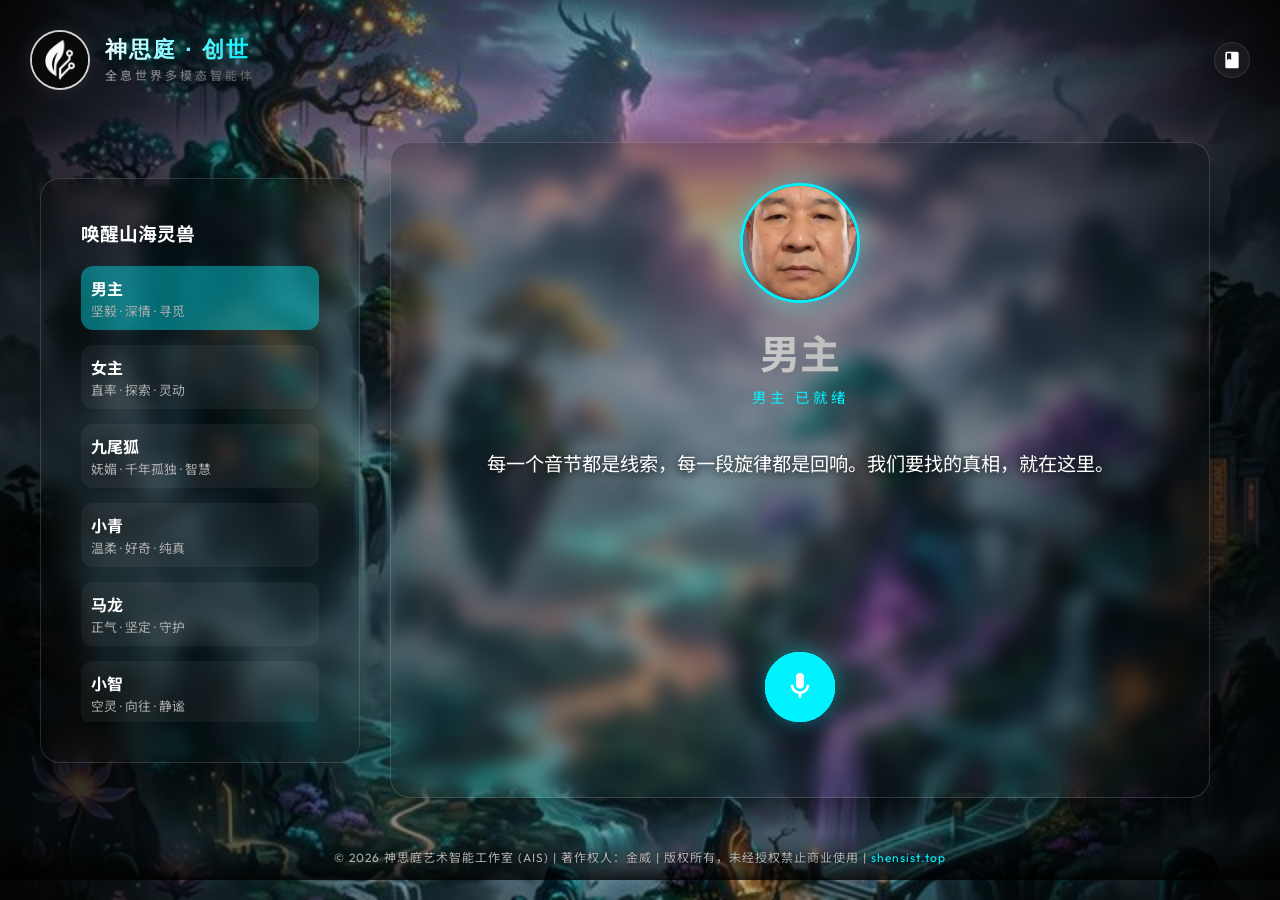
<file: index.html>
<!DOCTYPE html>
<html lang="zh-CN">
<head>
    <meta charset="UTF-8">
    <meta name="viewport" content="width=device-width, initial-scale=1.0">
    <title>神思庭 · 全息世界多模态智能体</title>
    <link rel="stylesheet" href="style.css">
    <!-- Google Fonts -->
    <link href="https://fonts.googleapis.com/css2?family=Outfit:wght@300;400;700&family=Noto+Sans+SC:wght@300;400;700&display=swap" rel="stylesheet">
</head>
<body class="theater-mode">
    <!-- AIS Logo & Theater Controls -->
    <div id="ais-top-bar">
        <a href="https://shensist.top/" target="_blank" class="logo-link">
            <div class="logo-section">
                <div class="logo-circle">
                    <img src="assets/logo_ts.webp" alt="AIS Logo" class="logo-img">
                </div>
                <div class="title-group">
                    <div class="logo-title">神思庭 · 创世</div>
                    <div class="logo-subtitle">全息世界多模态智能体</div>
                </div>
            </div>
        </a>
        <div id="top-bar-controls">
            <button id="toggle-archives" class="control-btn" title="查看档案">
                <svg viewBox="0 0 24 24" fill="currentColor" width="20" height="20">
                    <path d="M18 2H6c-1.1 0-2 .9-2 2v16c0 1.1.9 2 2 2h12c1.1 0 2-.9 2-2V4c0-1.1-.9-2-2-2zM6 4h5v8l-2.5-1.5L6 12V4z"/>
                </svg>
            </button>
        </div>
    </div>

    <!-- Background Theater Layer -->
    <div id="theater-stage">
        <!-- Background Video (Representing the Genesis MV) -->
        <div class="video-overlay"></div>
        <video id="bg-video" autoplay muted loop playsinline>
            <source src="https://assets.mixkit.co/videos/preview/mixkit-digital-animation-of-abstract-shapes-4414-large.mp4" type="video/mp4">
        </video>
    </div>

    <!-- Interactive Layer -->
    <main id="aui-container">
        <!-- Sidebar Actor Gallery (Moved to Left) -->
        <aside id="actor-gallery" class="glass-panel">
            <h3>唤醒山海灵兽</h3>
            <div id="actor-list">
                <!-- Data-driven actors will be injected here -->
            </div>
        </aside>

        <!-- Floating Interaction Panel -->
        <section id="main-interface" class="glass-panel">
            <div id="actor-portrait-container">
                <img id="actor-portrait" src="assets/（九尾狐）@mmmmmmmm1.foxqueenah.webp" alt="Actor Portrait" class="actor-portrait">
            </div>
            <div class="header">
                <h1 id="agent-name">神思庭 · AI山海造物主</h1>
                <p id="agent-status-text">全息频率已就绪</p>
            </div>

            <div id="response-area">
                <p id="agent-text">欢迎来到全息世界。在这里，传说不再是故纸堆里的文字。</p>
            </div>

            <div class="interaction-footer">
                <div id="voice-trigger" class="pulse-container">
                    <div class="ring"></div>
                    <div class="ring"></div>
                    <div class="ring"></div>
                    <button id="listen-btn" title="点击开始对话">
                        <svg viewBox="0 0 24 24" fill="white" width="32" height="32">
                            <path d="M12 14c1.66 0 3-1.34 3-3V5c0-1.66-1.34-3-3-3S9 3.34 9 5v6c0 1.66 1.34 3 3 3z"/>
                            <path d="M17 11c0 2.76-2.24 5-5 5s-5-2.24-5-5H5c0 3.53 2.61 6.43 6 6.92V21h2v-3.08c3.39-.49 6-3.39 6-6.92h-2z"/>
                        </svg>
                    </button>
                </div>
            </div>
        </section>

        <!-- Lingjing Archives Panel (Hidden by default) -->
        <div id="archives-panel" class="glass-panel side-panel">
            <div class="panel-header">
                <h2>灵境档案</h2>
                <div class="header-actions">
                    <button id="toggle-fullscreen" class="panel-btn" title="全屏查看">
                        <svg viewBox="0 0 24 24" fill="currentColor" width="18" height="18">
                            <path d="M7 14H5v5h5v-2H7v-3zm-2-4h2V7h3V5H5v5zm12 7h-3v2h5v-5h-2v3zM14 5v2h3v3h2V5h-5z"/>
                        </svg>
                    </button>
                    <button id="toggle-archives-btn" class="panel-btn archives-opener-icon" title="查看档案">
                         <svg viewBox="0 0 24 24" fill="currentColor" width="18" height="18">
                            <path d="M18 2H6c-1.1 0-2 .9-2 2v16c0 1.1.9 2 2 2h12c1.1 0 2-.9 2-2V4c0-1.1-.9-2-2-2zM6 4h5v8l-2.5-1.5L6 12V4z"/>
                        </svg>
                    </button>
                    <button id="close-archives" class="panel-btn" title="关闭">✕</button>
                </div>
            </div>
            <div class="tabs">
                <button class="tab-btn active" data-tab="lyrics">歌词</button>
                <button class="tab-btn" data-tab="novel">小说</button>
                <button class="tab-btn" data-tab="music">音乐</button>
                <button class="tab-btn" data-tab="video">视频</button>
            </div>
            <div class="tab-content">
                <div id="content-lyrics" class="content-view active">正在加载档案频率...</div>
                <div id="content-novel" class="content-view">正在读取山海经脉...</div>
                <div id="content-music" class="content-view">
                    <div class="music-module-container">
                        <div id="music-list" class="music-list">
                            <!-- Tracks will be injected here -->
                        </div>
                        <div class="music-player-widget">
                            <div class="progress-bar-container">
                                <span id="current-time" class="time-label">00:00</span>
                                <input type="range" id="music-progress" value="0" step="0.1" class="progress-slider">
                                <span id="total-time" class="time-label">00:00</span>
                            </div>
                            <div class="player-controls-compact">
                                <button id="music-stop" class="player-btn" title="停止">
                                    <svg viewBox="0 0 24 24" fill="currentColor" width="20" height="20"><rect x="6" y="6" width="12" height="12"/></svg>
                                </button>
                                <button id="music-play" class="player-btn large" title="播放">
                                    <svg viewBox="0 0 24 24" fill="currentColor" width="24" height="24"><path d="M8 5v14l11-7z"/></svg>
                                </button>
                                <button id="music-pause" class="player-btn large" title="暂停" style="display:none;">
                                    <svg viewBox="0 0 24 24" fill="currentColor" width="24" height="24"><path d="M6 19h4V5H6v14zm8-14v14h4V5h-4z"/></svg>
                                </button>
                                <button id="music-next" class="player-btn" title="下一曲">
                                    <svg viewBox="0 0 24 24" fill="currentColor" width="20" height="20"><path d="M6 18l8.5-6L6 6v12zM16 6v12h2V6h-2z"/></svg>
                                </button>
                            </div>
                        </div>
                    </div>
                </div>
                <div id="content-video" class="content-view">正在同步灵境剧院...</div>
            </div>
        </div>
    </main>

    <!-- Global Music Player (The Official Soundtrack) -->
    <audio id="mv-audio">
        <source src="assets/shensist_genesis_mv.mp3" type="audio/mp3">
    </audio>

    <!-- Copyright Footer -->
    <footer>
        <p>© 2026 神思庭艺术智能工作室 (AIS) | 著作权人：金威 | 版权所有，未经授权禁止商业使用 | <a href="https://shensist.top/" target="_blank">shensist.top</a></p>
    </footer>

    <!-- Scripts -->
    <script src="assets/database.js"></script>
    <script src="script.js"></script>
</body>
</html>
</file>
<file: style.css>
/**
 * © 2026 神思庭艺术智能工作室 (AIS) | 著作权人：金威
 * 版权所有，未经授权禁止商业使用 | shensist.top
 */
:root {
    --bg-color: #050505;
    --accent-color: #00f2ff;
    --accent-glow: rgba(0, 242, 255, 0.4);
    --glass-bg: rgba(255, 255, 255, 0.05);
    --glass-border: rgba(255, 255, 255, 0.1);
    --text-primary: #ffffff;
    --text-secondary: #b0b0b0;
    --font-main: 'Outfit', 'Noto Sans SC', sans-serif;
}

* {
    margin: 0;
    padding: 0;
    box-sizing: border-box;
}

body {
    background-color: var(--bg-color);
    color: var(--text-primary);
    font-family: var(--font-main);
    overflow: hidden;
    height: 100vh;
}

/* Background Theater */
#theater-stage {
    position: fixed;
    top: 0;
    left: 0;
    width: 100%;
    height: 100%;
    z-index: -1;
    background-image: url('assets/shanhai_bg.png');
    background-size: cover;
    background-position: center;
    background-repeat: no-repeat;
}

#bg-video {
    width: 100%;
    height: 100%;
    object-fit: cover;
    filter: brightness(0.35) saturate(1.2) contrast(1.1);
    opacity: 0.5; 
    transition: opacity 0.5s;
}

.video-overlay {
    position: absolute;
    top: 0;
    left: 0;
    width: 100%;
    height: 100%;
    background: radial-gradient(circle, transparent 40%, var(--bg-color) 100%);
    pointer-events: none;
}

/* Top Bar & Controls */
#ais-top-bar {
    position: fixed;
    top: 30px;
    left: 30px;
    right: 30px;
    display: flex;
    justify-content: space-between;
    align-items: center;
    z-index: 100;
}

.logo-link {
    text-decoration: none;
    color: inherit;
    display: inline-block;
    transition: transform 0.3s cubic-bezier(0.175, 0.885, 0.32, 1.275);
}

.logo-link:hover {
    transform: scale(1.05);
}

.logo-section {
    display: flex;
    align-items: center;
    gap: 15px;
}

.title-group {
    display: flex;
    flex-direction: column;
    justify-content: center;
    gap: 2px;
}

.logo-title {
    font-size: 1.4rem;
    font-weight: 800;
    color: white;
    letter-spacing: 2px;
    background: linear-gradient(90deg, #fff, var(--accent-color));
    -webkit-background-clip: text;
    background-clip: text;
    -webkit-text-fill-color: transparent;
    text-shadow: 0 0 20px rgba(0, 243, 255, 0.2);
    font-family: 'Inter', sans-serif;
    line-height: 1.2;
}

.logo-subtitle {
    font-size: 0.75rem;
    font-weight: 500;
    color: var(--text-secondary);
    letter-spacing: 3px;
    text-transform: uppercase;
    opacity: 0.8;
    background: linear-gradient(90deg, var(--text-secondary), #666);
    -webkit-background-clip: text;
    background-clip: text;
    -webkit-text-fill-color: transparent;
}

.logo-circle {
    width: 60px;
    height: 60px;
    aspect-ratio: 1 / 1 !important;
    flex-shrink: 0 !important;
    border-radius: 50%;
    border: 2px solid rgba(255, 255, 255, 0.8);
    display: flex;
    align-items: center;
    justify-content: center;
    background: var(--glass-bg);
    backdrop-filter: blur(10px);
    box-shadow: 0 0 20px rgba(255, 255, 255, 0.1);
    overflow: hidden;
    transition: transform 0.3s cubic-bezier(0.175, 0.885, 0.32, 1.275);
}

.logo-img {
    width: 100% !important;
    height: 100% !important;
    object-fit: cover !important;
    display: block !important;
}

.logo-img {
    width: 100%;
    height: 100%;
    object-fit: cover;
}

#actor-portrait-container {
    width: 120px;
    height: 120px;
    margin: 0 auto 20px;
    border-radius: 50%;
    border: 3px solid var(--accent-color);
    overflow: hidden;
    box-shadow: 0 0 30px var(--accent-glow);
    background: rgba(0,0,0,0.5);
}

.actor-portrait {
    width: 100%;
    height: 100%;
    object-fit: cover;
    transition: transform 0.5s;
}

#main-interface:hover .actor-portrait {
    transform: scale(1.1);
}

#top-bar-controls {
    display: flex;
    gap: 15px;
}

.control-btn {
    width: 45px;
    height: 45px;
    border-radius: 50%;
    background: var(--glass-bg);
    border: 1px solid var(--glass-border);
    color: white;
    cursor: pointer;
    display: flex;
    align-items: center;
    justify-content: center;
    backdrop-filter: blur(10px);
    transition: all 0.3s;
}

.control-btn:hover {
    background: rgba(255, 255, 255, 0.15);
    border-color: var(--accent-color);
    color: var(--accent-color);
}

.player-controls {
    display: flex;
    align-items: center;
    gap: 15px;
    background: var(--glass-bg);
    padding: 8px 15px;
    border-radius: 50px;
    border: 1px solid var(--glass-border);
    backdrop-filter: blur(20px);
    box-shadow: 0 4px 15px rgba(0,0,0,0.3);
}

.main-controls {
    display: flex;
    gap: 12px;
    align-items: center;
    border-left: 1px solid rgba(255,255,255,0.1);
    padding-left: 12px;
}

.control-btn {
    background: rgba(255, 255, 255, 0.05);
    border: 1px solid rgba(255, 255, 255, 0.1);
    color: white;
    width: 36px;
    height: 36px;
    border-radius: 50%;
    display: flex;
    align-items: center;
    justify-content: center;
    cursor: pointer;
    transition: all 0.3s cubic-bezier(0.175, 0.885, 0.32, 1.275);
}

.control-btn:hover {
    background: var(--accent-color);
    border-color: var(--accent-color);
    transform: scale(1.15);
    box-shadow: 0 0 15px var(--accent-glow);
}

.control-btn:active {
    transform: scale(0.95);
}

.icon-btn {
    background: none;
    border: none;
    color: var(--text-secondary);
    cursor: pointer;
    display: flex;
    align-items: center;
    transition: color 0.3s;
}

.icon-btn:hover {
    color: white;
}

.control-select {
    background: none;
    border: none;
    color: var(--text-primary);
    font-family: var(--font-main);
    font-size: 0.85rem;
    cursor: pointer;
    outline: none;
    width: 100%;
}

.control-select option {
    background: #111;
}

.progress-container {
    display: flex;
    align-items: center;
    gap: 10px;
    width: 100%;
}

.time-label {
    font-size: 0.75rem;
    color: var(--text-secondary);
    min-width: 35px;
}

.progress-slider {
    flex: 1;
    height: 4px;
    -webkit-appearance: none;
    appearance: none;
    background: rgba(255,255,255,0.1);
    border-radius: 2px;
    outline: none;
    cursor: pointer;
}

.progress-slider::-webkit-slider-thumb {
    -webkit-appearance: none;
    width: 12px;
    height: 12px;
    background: var(--accent-color);
    border-radius: 50%;
    box-shadow: 0 0 10px var(--accent-glow);
}

.logo-text {
    font-weight: 700;
    letter-spacing: 2px;
    font-size: 1.2rem;
}

/* Main AUI Container - Unified Adaptive Grid */
#aui-container {
    display: grid;
    grid-template-columns: 320px 1fr 0px; /* Sidebar, Main, Archives (initially 0) */
    align-items: center;
    height: 100vh;
    padding: 100px 40px 60px; /* Top padding for top bar, bottom for footer */
    gap: 30px;
    width: 100%;
    transition: grid-template-columns 0.6s cubic-bezier(0.19, 1, 0.22, 1);
}

body.archives-open #aui-container {
    grid-template-columns: 300px 1fr 400px; /* Reflow to make space for archives */
}

#content-lyrics {
    text-align: center;
    line-height: 2;
    font-size: 1.15rem;
    white-space: pre-wrap;
    padding: 20px 40px;
    color: #fff;
    text-shadow: 0 2px 15px rgba(0,0,0,0.9);
}

#content-novel {
    line-height: 2;
    color: #eee;
    white-space: pre-wrap;
    padding: 40px;
    text-align: center;
    max-width: 900px;
    margin: 0 auto;
    text-shadow: 0 2px 15px rgba(0,0,0,0.9);
}

#content-theater {
    display: flex;
    flex-wrap: wrap;
    gap: 20px;
    justify-content: center;
    padding: 20px;
}

.theater-item {
    flex: 1;
    min-width: 400px;
    max-width: 48%;
    background: rgba(0,0,0,0.3);
    border-radius: 12px;
    padding: 15px;
    border: 1px solid var(--glass-border);
}

#archives-panel.fullscreen .theater-item {
    max-width: 45%;
}

@media (max-width: 1000px) {
    .theater-item {
        max-width: 100%;
        min-width: 100%;
    }
}

.glass-panel {
    background: rgba(0, 0, 0, 0.35); /* 降低透明度，让背景更可见 */
    backdrop-filter: blur(10px); /* 适度降低模糊度 */
    border: 1px solid rgba(255,255,255,0.15);
    border-radius: 20px;
    padding: 40px;
    box-shadow: 0 20px 80px rgba(0,0,0,0.8);
}

#response-area p {
    text-shadow: 0 2px 10px rgba(0,0,0,1); /* 增强文字阴影确保在透明背景下清晰 */
}

#main-interface {
    width: 100%;
    max-width: 900px;
    margin: 0 auto;
    text-align: center;
    display: flex;
    flex-direction: column;
    justify-content: center;
}

#actor-gallery {
    width: 100%;
    max-width: 320px;
    height: 65vh;
    display: flex;
    flex-direction: column;
}

/* Typography */
h1 {
    font-size: 2.5rem;
    font-weight: 700;
    margin-bottom: 5px;
    background: linear-gradient(90deg, #fff, #888);
    -webkit-background-clip: text;
    background-clip: text;
    -webkit-text-fill-color: transparent;
}

#agent-status-text {
    color: var(--accent-color);
    font-size: 0.9rem;
    letter-spacing: 4px;
    text-transform: uppercase;
    margin-bottom: 40px;
}

#response-area {
    min-height: 150px;
    margin-bottom: 40px;
    font-size: 1.2rem;
    line-height: 1.8;
}

/* Voice Interaction */
.pulse-container {
    position: relative;
    width: 100px;
    height: 100px;
    margin: 0 auto 20px;
}

#listen-btn {
    position: absolute;
    top: 50%;
    left: 50%;
    transform: translate(-50%, -50%);
    width: 70px;
    height: 70px;
    border-radius: 50%;
    background: var(--accent-color);
    border: none;
    cursor: pointer;
    z-index: 10;
    box-shadow: 0 0 20px var(--accent-glow);
    transition: transform 0.3s;
}

#listen-btn:hover {
    transform: translate(-50%, -50%) scale(1.1);
}

#listen-btn.listening {
    background: #ff0055;
    box-shadow: 0 0 30px rgba(255, 0, 85, 0.5);
}

.ring {
    position: absolute;
    top: 50%;
    left: 50%;
    transform: translate(-50%, -50%);
    width: 70px;
    height: 70px;
    border-radius: 50%;
    border: 2px solid var(--accent-color);
    animation: pulse 2s infinite;
}

.ring:nth-child(2) { animation-delay: 0.5s; }
.ring:nth-child(3) { animation-delay: 1s; }

@keyframes pulse {
    0% { transform: translate(-50%, -50%) scale(1); opacity: 1; }
    100% { transform: translate(-50%, -50%) scale(2.5); opacity: 0; }
}

#listening-text {
    opacity: 0;
    transition: opacity 0.3s;
    font-size: 0.8rem;
    color: var(--text-secondary);
}

#listen-btn.listening + #listening-text {
    opacity: 1;
}

/* Actor Gallery */
#actor-list {
    margin-top: 20px;
    overflow-y: auto;
    display: flex;
    flex-direction: column;
    gap: 15px;
    max-height: calc(60vh - 80px);
}

/* Adaptive Archives Panel */
.side-panel {
    background: rgba(0, 0, 0, 0.85);
    backdrop-filter: blur(40px);
    border-left: 1px solid var(--glass-border);
    transition: transform 0.6s cubic-bezier(0.19, 1, 0.22, 1);
}

#archives-panel {
    grid-column: 3;
    width: 100%;
    height: 100%;
    display: flex;
    flex-direction: column;
    opacity: 0;
    pointer-events: none;
    transform: translateX(30px);
    transition: all 0.6s cubic-bezier(0.19, 1, 0.22, 1);
    visibility: hidden;
    overflow: hidden;
    background: rgba(0, 0, 0, 0.85); /* 确保背景在桌面也有效 */
    backdrop-filter: blur(40px);
    border-left: 1px solid var(--glass-border);
    z-index: 100;
}

#archives-panel.open {
    opacity: 1 !important;
    pointer-events: auto !important;
    transform: translateX(0) !important;
    visibility: visible !important;
}

#archives-panel.fullscreen {
    position: fixed;
    top: 30px;
    right: 30px;
    left: 30px;
    bottom: 30px;
    width: auto;
    height: auto;
    z-index: 2000; /* Ensure it stays above everything */
}

.panel-header {
    display: flex;
    justify-content: space-between;
    align-items: center;
    margin-bottom: 20px;
}

.header-actions {
    display: flex;
    gap: 10px;
}

.panel-btn {
    background: rgba(255,255,255,0.05);
    border: none;
    color: white;
    padding: 8px;
    border-radius: 8px;
    cursor: pointer;
    transition: all 0.3s;
    display: flex;
    align-items: center;
    justify-content: center;
}

.panel-btn:hover {
    background: rgba(255,255,255,0.15);
}

.panel-header h2 {
    font-size: 1.5rem;
    color: var(--accent-color);
}

#close-archives {
    background: none;
    border: none;
    color: white;
    font-size: 1.5rem;
    cursor: pointer;
    opacity: 0.6;
}

#close-archives:hover { opacity: 1; }

.tabs {
    display: flex;
    gap: 10px;
    margin-bottom: 20px;
    border-bottom: 1px solid var(--glass-border);
    padding-bottom: 10px;
}

.tab-btn {
    background: none;
    border: none;
    color: var(--text-secondary);
    font-size: 1rem;
    cursor: pointer;
    padding: 5px 10px;
    transition: all 0.3s;
}

.tab-btn.active {
    color: var(--accent-color);
    border-bottom: 2px solid var(--accent-color);
}

.tab-content {
    flex: 1;
    overflow-y: auto;
    padding-right: 10px;
}

.content-view {
    display: none;
    font-size: 1rem;
    line-height: 2;
    color: #eee;
    white-space: pre-wrap;
    text-align: justify;
}

.content-view.active {
    display: block;
}

/* Music Module Styling */
.music-module-container {
    padding: 20px;
    display: flex;
    flex-direction: column;
    gap: 30px;
    height: 100%;
}

.music-list {
    display: flex;
    flex-direction: column;
    gap: 15px;
    max-height: 300px;
    overflow-y: auto;
    padding-right: 10px;
}

.music-item {
    background: rgba(255, 255, 255, 0.05);
    border: 1px solid var(--glass-border);
    border-radius: 12px;
    padding: 15px 20px;
    cursor: pointer;
    transition: all 0.3s;
    display: flex;
    justify-content: space-between;
    align-items: center;
}

.music-item:hover {
    background: rgba(255, 255, 255, 0.1);
    border-color: var(--accent-color);
    transform: translateX(5px);
}

.music-item.active {
    background: var(--accent-glow);
    border-color: var(--accent-color);
}

.music-item-info {
    display: flex;
    flex-direction: column;
    gap: 5px;
}

.music-item-name {
    font-weight: 700;
    color: white;
}

.music-item-meta {
    font-size: 0.8rem;
    color: var(--text-secondary);
}

.music-player-widget {
    background: rgba(0, 0, 0, 0.4);
    border-radius: 20px;
    padding: 25px;
    border: 1px solid var(--glass-border);
    backdrop-filter: blur(20px);
}

.player-controls-compact {
    display: flex;
    justify-content: center;
    align-items: center;
    gap: 25px;
    margin-top: 20px;
}

.player-btn {
    background: rgba(255, 255, 255, 0.1);
    border: 1px solid rgba(255, 255, 255, 0.2);
    color: white;
    width: 45px;
    height: 45px;
    border-radius: 50%;
    display: flex;
    align-items: center;
    justify-content: center;
    cursor: pointer;
    transition: all 0.3s cubic-bezier(0.175, 0.885, 0.32, 1.275);
}

.player-btn.large {
    width: 60px;
    height: 60px;
    background: var(--accent-color);
    border-color: var(--accent-color);
    color: black;
    box-shadow: 0 0 20px var(--accent-glow);
}

.player-btn:hover {
    transform: scale(1.1);
    background: rgba(255, 255, 255, 0.2);
}

.player-btn.large:hover {
    box-shadow: 0 0 30px var(--accent-glow);
    background: white;
}

.progress-bar-container {
    display: flex;
    align-items: center;
    gap: 15px;
}

.actor-item {
    border: none;
    color: white;
    padding: 10px;
    border-radius: 12px;
    cursor: pointer;
    transition: all 0.3s;
    background: rgba(255, 255, 255, 0.05);
}

.actor-item:hover {
    background: rgba(255,255,255,0.08);
    border-color: var(--accent-color);
}

.actor-item.active {
    background: var(--accent-glow);
    border-color: var(--accent-color);
}

.actor-name {
    font-weight: 700;
    display: block;
}

.actor-trait {
    font-size: 0.8rem;
    color: var(--text-secondary);
}

/* Theater View */
.theater-item {
    margin-bottom: 30px;
}

.theater-item h4 {
    margin-bottom: 10px;
    color: var(--text-primary);
    font-size: 0.9rem;
}

.video-frame {
    width: 100%;
    height: 200px; /* Fixed height for preview feel */
    border-radius: 12px;
    border: 1px solid var(--glass-border);
    background: #000;
}

/* Footer */
footer {
    position: fixed;
    bottom: 20px;
    width: 100%;
    text-align: center;
    font-size: 0.75rem;
    color: var(--text-secondary);
    letter-spacing: 1px;
    background: linear-gradient(to top, rgba(0,0,0,0.8), transparent);
    padding: 15px 10px;
    z-index: 50;
    pointer-events: none;
}

footer p {
    text-shadow: 0 1px 5px rgba(0,0,0,0.8);
}

footer a { 
    color: var(--accent-color); 
    text-decoration: none; 
    pointer-events: auto;
}

/* Mobile Responsiveness */
@media (max-width: 1100px) {
    #ais-top-bar {
        top: 20px;
        left: 20px;
        right: 20px;
    }

    #listen-btn {
        position: fixed;
        bottom: 30px;
        left: 50%;
        transform: translateX(-50%);
        width: 80px;
        height: 80px;
        z-index: 9999;
    }

    .logo-circle {
        width: 60px;
        height: 60px;
    }

    .logo-title {
        font-size: 1.2rem;
    }

    #aui-container {
        display: flex;
        flex-direction: column;
        padding-top: 140px;
        padding-bottom: 120px;
        overflow-y: auto;
        -webkit-overflow-scrolling: touch;
        gap: 30px;
        height: 100vh;
        width: 100%;
    }

    body.archives-open #aui-container {
        display: flex; /* Disable grid on mobile */
    }

    #actor-gallery {
        max-width: 100%;
        height: auto;
        order: 2;
        padding: 20px;
    }

    #actor-list {
        flex-direction: row;
        overflow-x: auto;
        overflow-y: hidden;
        padding-bottom: 20px;
        max-height: none;
        gap: 15px;
    }

    .actor-item {
        min-width: 140px;
        text-align: center;
        flex-shrink: 0;
    }

    #main-interface {
        max-width: 100%;
        order: 1;
        padding: 20px;
        height: auto;
    }

    #archives-panel {
        position: fixed !important;
        top: 0 !important;
        left: 0 !important;
        right: 0 !important;
        bottom: 0 !important;
        width: 100% !important;
        height: 100% !important;
        border-radius: 0 !important;
        z-index: 2000 !important;
        transform: translateY(100%) !important;
        opacity: 0 !important;
        visibility: hidden !important;
        pointer-events: none !important;
        background: rgba(0,0,0,0.98) !important;
    }

    #archives-panel.open {
        transform: translateY(0) !important;
        opacity: 1 !important;
        visibility: visible !important;
        pointer-events: auto !important;
    }

    .theater-item {
        min-width: 100%;
    }
    
    footer {
        position: relative;
        bottom: 0;
    }
}

@media (max-width: 600px) {
    #ais-top-bar {
        position: fixed;
        flex-direction: column !important;
        align-items: center !important;
        padding: 10px !important;
        gap: 8px !important;
        top: 0 !important;
        left: 0 !important;
        right: 0 !important;
        width: 100% !important;
        background: linear-gradient(to bottom, var(--bg-color) 90%, transparent);
        z-index: 1000 !important;
    }

    .logo-link {
        width: auto !important;
        display: block !important;
    }

    .logo-section {
        justify-content: center !important;
    }

    .logo-circle {
        width: 45px !important;
        height: 45px !important;
    }

    .logo-title {
        font-size: 1rem !important;
    }

    .logo-subtitle {
        display: block !important;
        font-size: 0.6rem !important;
        letter-spacing: 1px !important;
    }

    #theater-controls {
        flex-wrap: wrap !important;
        justify-content: center !important;
        width: 100% !important;
        gap: 10px !important;
    }

    .audio-controls-group {
        width: calc(100% - 20px) !important;
        max-width: 320px !important;
        margin: 5px auto !important;
        padding: 8px !important;
    }

    #aui-container {
        padding-top: 200px !important;
        padding-bottom: 20px !important;
        height: auto !important;
        min-height: 100vh !important;
    }

    #archives-panel {
        z-index: 9999 !important;
        transform: translateY(100%); /* Start hidden below */
        position: fixed !important;
        top: 0 !important;
        left: 0 !important;
        right: 0 !important;
        bottom: 0 !important;
        width: 100% !important;
        height: 100% !important;
        border: none !important;
    }

    #archives-panel.open {
        transform: translateY(0) !important;
    }

    .tab-content {
        height: calc(100% - 120px) !important;
        overflow-y: auto !important;
        padding: 15px !important;
    }

    .content-view {
        font-size: 0.95rem !important;
        line-height: 1.8 !important;
    }
}

/* Scrollbar */
::-webkit-scrollbar { width: 4px; height: 4px; }
::-webkit-scrollbar-thumb { background: var(--glass-border); border-radius: 10px; }
</file>
